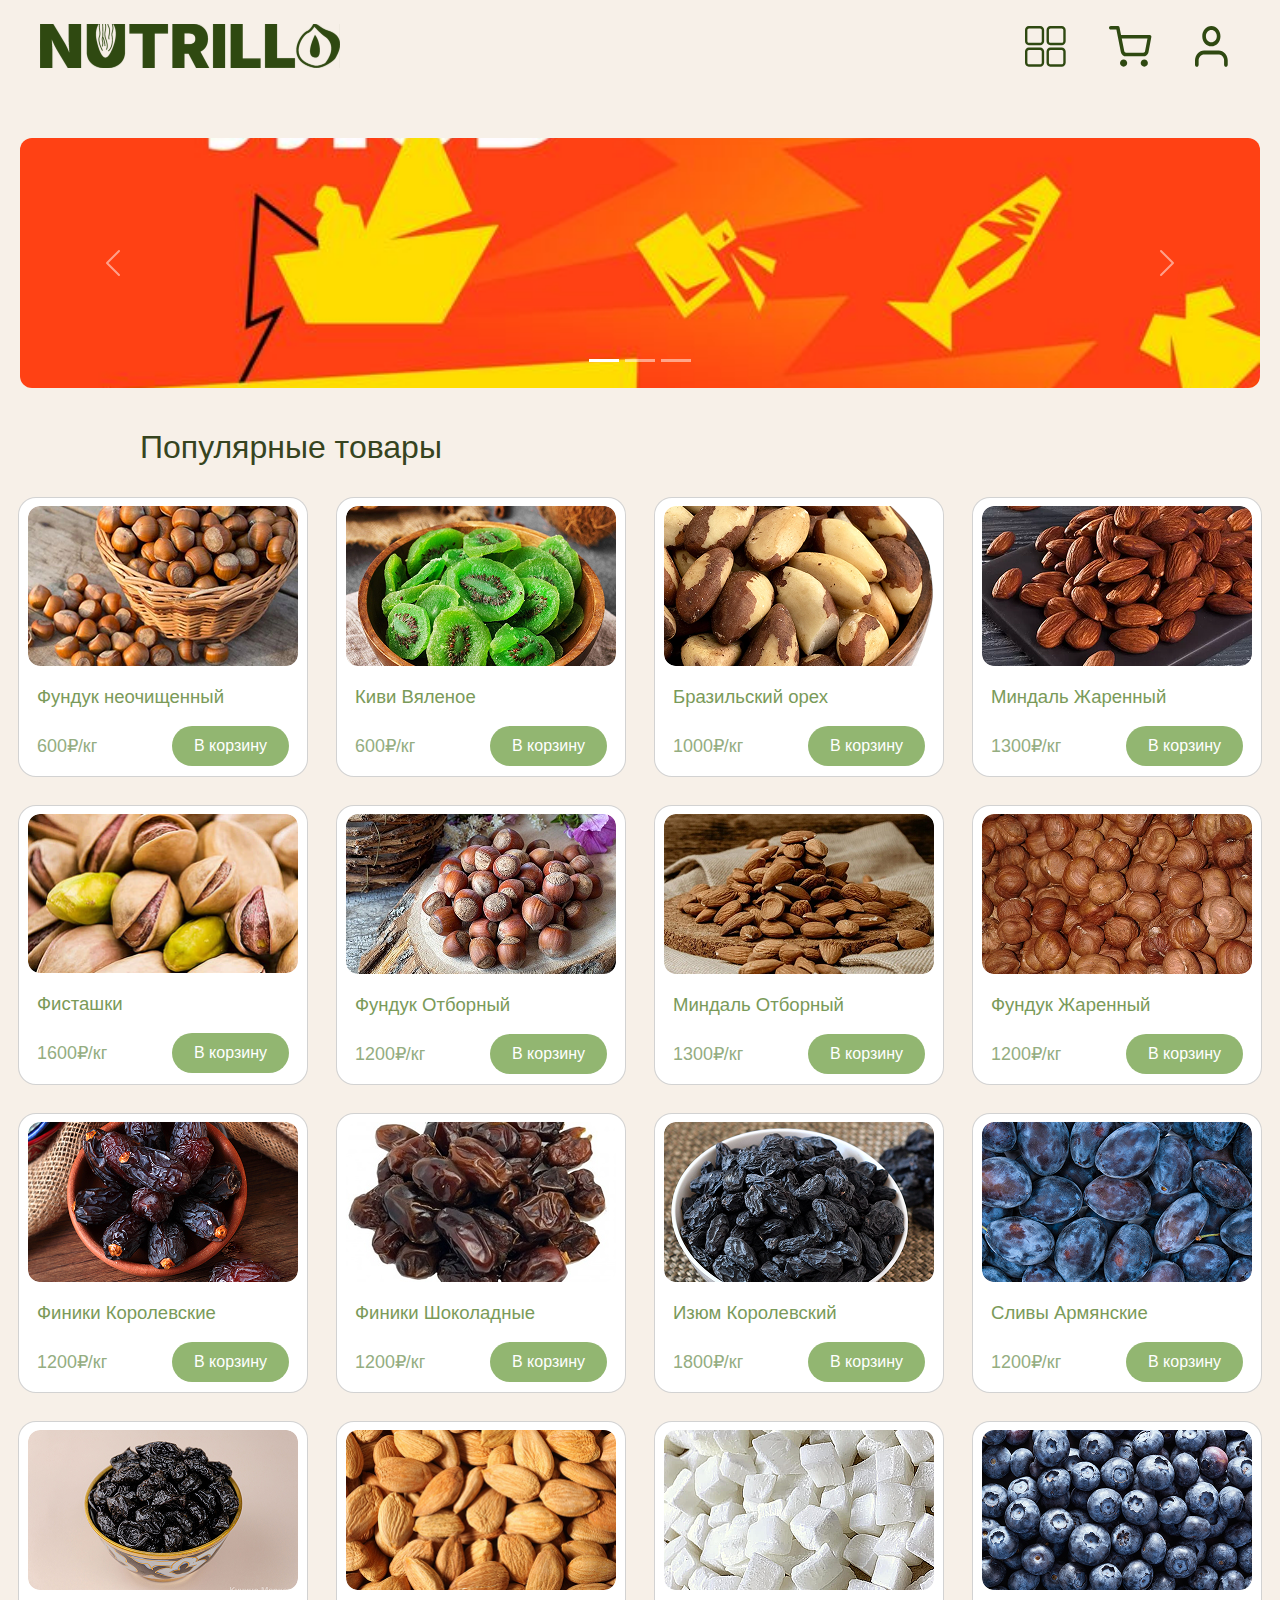
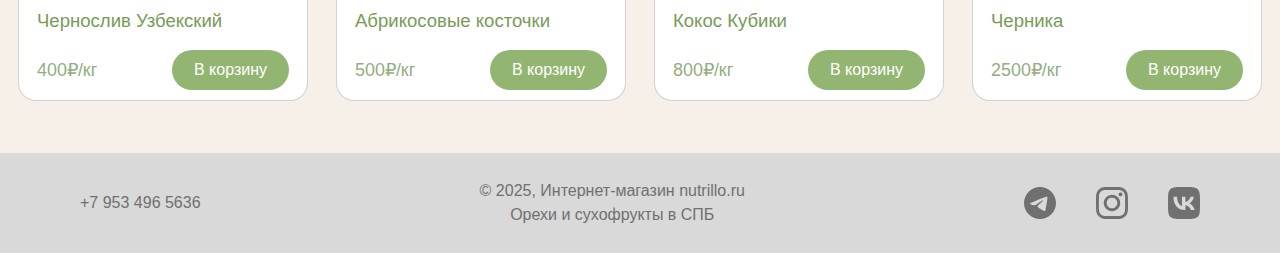
<file: index.html>
<!DOCTYPE html>
<html lang="ru">
<head>
    <title>NUTRILLO - Каталог</title>
    <meta charset="UTF-8">
    <link rel="stylesheet" href="https://cdn.jsdelivr.net/npm/bootstrap@5.3.8/dist/css/bootstrap.min.css">
    <link rel="stylesheet" href="css/index.css">
    <meta name="viewport" content="width=device-width, initial-scale=1">
</head>
<body>
<header>
    <div class="logo">
        <a href="index.html">
            <img src="images/logo_NUTRILLO.svg" alt="Nutrillo logo">
        </a>
    </div>
    <nav>
        <a href="catalogue.html" class="icon">
            <img src="images/catalogue_blanc_logo.svg" alt="catalogue logo">
        </a>
        <a href="cart.html" class="icon">
            <img src="images/cort_logo.svg" alt="cart logo">
        </a>
        <a href="account.html" class="icon">
            <img src="images/account_logo.svg" alt="account logo">
        </a>
    </nav>
</header>

<!-- Карусель Bootstrap -->
<div id="carouselExample" class="carousel slide" data-bs-ride="carousel">
    <div class="carousel-indicators">
        <button type="button" data-bs-target="#carouselExample" data-bs-slide-to="0" class="active"></button>
        <button type="button" data-bs-target="#carouselExample" data-bs-slide-to="1"></button>
        <button type="button" data-bs-target="#carouselExample" data-bs-slide-to="2"></button>
    </div>

    <div class="carousel-inner">
        <div class="carousel-item active">
            <img src="images/slide1.jpg" class="d-block w-100" alt="Слайд 1">
        </div>
        <div class="carousel-item">
            <img src="images/slide2.jpg" class="d-block w-100" alt="Слайд 2">
        </div>
        <div class="carousel-item">
            <img src="images/slide3.jpg" class="d-block w-100" alt="Слайд 3">
        </div>
    </div>

    <button class="carousel-control-prev" type="button" data-bs-target="#carouselExample" data-bs-slide="prev">
        <span class="carousel-control-prev-icon"></span>
        <span class="visually-hidden">Предыдущий</span>
    </button>
    <button class="carousel-control-next" type="button" data-bs-target="#carouselExample" data-bs-slide="next">
        <span class="carousel-control-next-icon"></span>
        <span class="visually-hidden">Следующий</span>
    </button>
</div>

<h1>Популярные товары</h1>

<main>
    <section class="products">
        <div class="card">
            <img src="images/funduk_neoch.png" alt="Фундук неочищенный">
            <h3>Фундук неочищенный</h3>
            <div class="price-container">
                <p class="price">600₽/кг</p>
                <button class="add-to-cart" data-name="Фундук неочищенный" data-price="600" data-img="images/funduk_neoch.png">В корзину</button>
            </div>
        </div>
        <div class="card">
            <img src="images/kivi_val.png" alt="Киви вяленое">
            <h3>Киви Вяленое</h3>
            <div class="price-container">
                <p class="price">600₽/кг</p>
                <button class="add-to-cart" data-name="Киви Вяленое" data-price="600" data-img="images/kivi_val.png">В корзину</button>
            </div>
        </div>
        <div class="card">
            <img src="images/brazil_orex.png" alt="Бразильский орех">
            <h3>Бразильский орех</h3>
            <div class="price-container">
                <p class="price">1000₽/кг</p>
                <button class="add-to-cart" data-name="Бразильский орех" data-price="1000" data-img="images/brazil_orex.png">В корзину</button>
            </div>
        </div>
        <div class="card">
            <img src="images/mindal_zhar.png" alt="Миндаль жаренный">
            <h3>Миндаль Жаренный</h3>
            <div class="price-container">
                <p class="price">1300₽/кг</p>
                <button class="add-to-cart" data-name="Миндаль Жаренный" data-price="1300" data-img="images/mindal_zhar.png">В корзину</button>
            </div>
        </div>
        <div class="card">
            <img src="images/fistashki.png" alt="Фисташки">
            <h3>Фисташки</h3>
            <div class="price-container">
                <p class="price">1600₽/кг</p>
                <button class="add-to-cart" data-name="Фисташки" data-price="1600" data-img="images/fistashki.png">В корзину</button>
            </div>
        </div>
        <div class="card">
            <img src="images/funduk_otborn.png" alt="Фундук Отборный">
            <h3>Фундук Отборный</h3>
            <div class="price-container">
                <p class="price">1200₽/кг</p>
                <button class="add-to-cart" data-name="Фундук Отборный" data-price="1200" data-img="images/funduk_otborn.png">В корзину</button>
            </div>
        </div>
        <div class="card">
            <img src="images/mindal_otborn.png" alt="Миндаль Отборный">
            <h3>Миндаль Отборный</h3>
            <div class="price-container">
                <p class="price">1300₽/кг</p>
                <button class="add-to-cart" data-name="Миндаль Отборный" data-price="1300" data-img="images/mindal_otborn.png">В корзину</button>
            </div>
        </div>
        <div class="card">
            <img src="images/funduk_zhar.png" alt="Фундук Жаренный">
            <h3>Фундук Жаренный</h3>
            <div class="price-container">
                <p class="price">1200₽/кг</p>
                <button class="add-to-cart" data-name="Фундук Жаренный" data-price="1200" data-img="images/funduk_zhar.png">В корзину</button>
            </div>
        </div>
        <div class="card">
            <img src="images/finiki_korol.png" alt="Финики Королевские">
            <h3>Финики Королевские</h3>
            <div class="price-container">
                <p class="price">1200₽/кг</p>
                <button class="add-to-cart" data-name="Финики Королевские" data-price="1200" data-img="images/finiki_korol.png">В корзину</button>
            </div>
        </div>
        <div class="card">
            <img src="images/finiki_chocolate.png" alt="Финики Шоколадные">
            <h3>Финики Шоколадные</h3>
            <div class="price-container">
                <p class="price">1200₽/кг</p>
                <button class="add-to-cart" data-name="Финики Шоколадные" data-price="1200" data-img="images/finiki_chocolate.png">В корзину</button>
            </div>
        </div>
        <div class="card">
            <img src="images/izym_korol.png" alt="Изюм Королевский">
            <h3>Изюм Королевский</h3>
            <div class="price-container">
                <p class="price">1800₽/кг</p>
                <button class="add-to-cart" data-name="Изюм Королевский" data-price="1800" data-img="images/izym_korol.png">В корзину</button>
            </div>
        </div>
        <div class="card">
            <img src="images/slivi_arm.png" alt="Сливы Армянские">
            <h3>Сливы Армянские</h3>
            <div class="price-container">
                <p class="price">1200₽/кг</p>
                <button class="add-to-cart" data-name="Сливы Армянские" data-price="1200" data-img="images/slivi_arm.png">В корзину</button>
            </div>
        </div>
        <div class="card">
            <img src="images/chernosliv_uzb.png" alt="Чернослив Узбекский">
            <h3>Чернослив Узбекский</h3>
            <div class="price-container">
                <p class="price">400₽/кг</p>
                <button class="add-to-cart" data-name="Чернослив Узбекский" data-price="400" data-img="images/chernosliv_uzb.png">В корзину</button>
            </div>
        </div>
        <div class="card">
            <img src="images/abrikos_kostochki.png" alt="Абрикосовые косточки">
            <h3>Абрикосовые косточки</h3>
            <div class="price-container">
                <p class="price">500₽/кг</p>
                <button class="add-to-cart" data-name="Абрикосовые косточки" data-price="500" data-img="images/abrikos_kostochki.png">В корзину</button>
            </div>
        </div>
        <div class="card">
            <img src="images/kokos_kubiki.png" alt="Кокос Кубики">
            <h3>Кокос Кубики</h3>
            <div class="price-container">
                <p class="price">800₽/кг</p>
                <button class="add-to-cart" data-name="Кокос Кубики" data-price="800" data-img="images/kokos_kubiki.png">В корзину</button>
            </div>
        </div>
        <div class="card">
            <img src="images/chernika.png" alt="Черника">
            <h3>Черника</h3>
            <div class="price-container">
                <p class="price">2500₽/кг</p>
                <button class="add-to-cart" data-name="Черника" data-price="2500" data-img="images/chernika.png">В корзину</button>
            </div>
        </div>
    </section>
</main>

<footer>
    <div class="footer-left">+7 953 496 5636</div>
    <div class="footer-center">
        <div>© 2025, Интернет-магазин nutrillo.ru</div>
        <div>Орехи и сухофрукты в СПБ</div>
    </div>
    <div class="footer-social">
        <a href="https://t.me" target="_blank">
            <img src="images/tg-logo.svg" alt="Tg-logo">
        </a>
        <a href="https://www.instagram.com/" target="_blank">
            <img src="images/instagram-logo.svg" alt="Insta-logo">
        </a>
        <a href="https://www.vk.com/" target="_blank">
            <img src="images/vk-logo.svg" alt="VK-logo">
        </a>
    </div>
</footer>

<script src="https://cdn.jsdelivr.net/npm/bootstrap@5.3.8/dist/js/bootstrap.bundle.min.js"></script>
<script src="cart.js"></script>
</body>
</html>
</file>
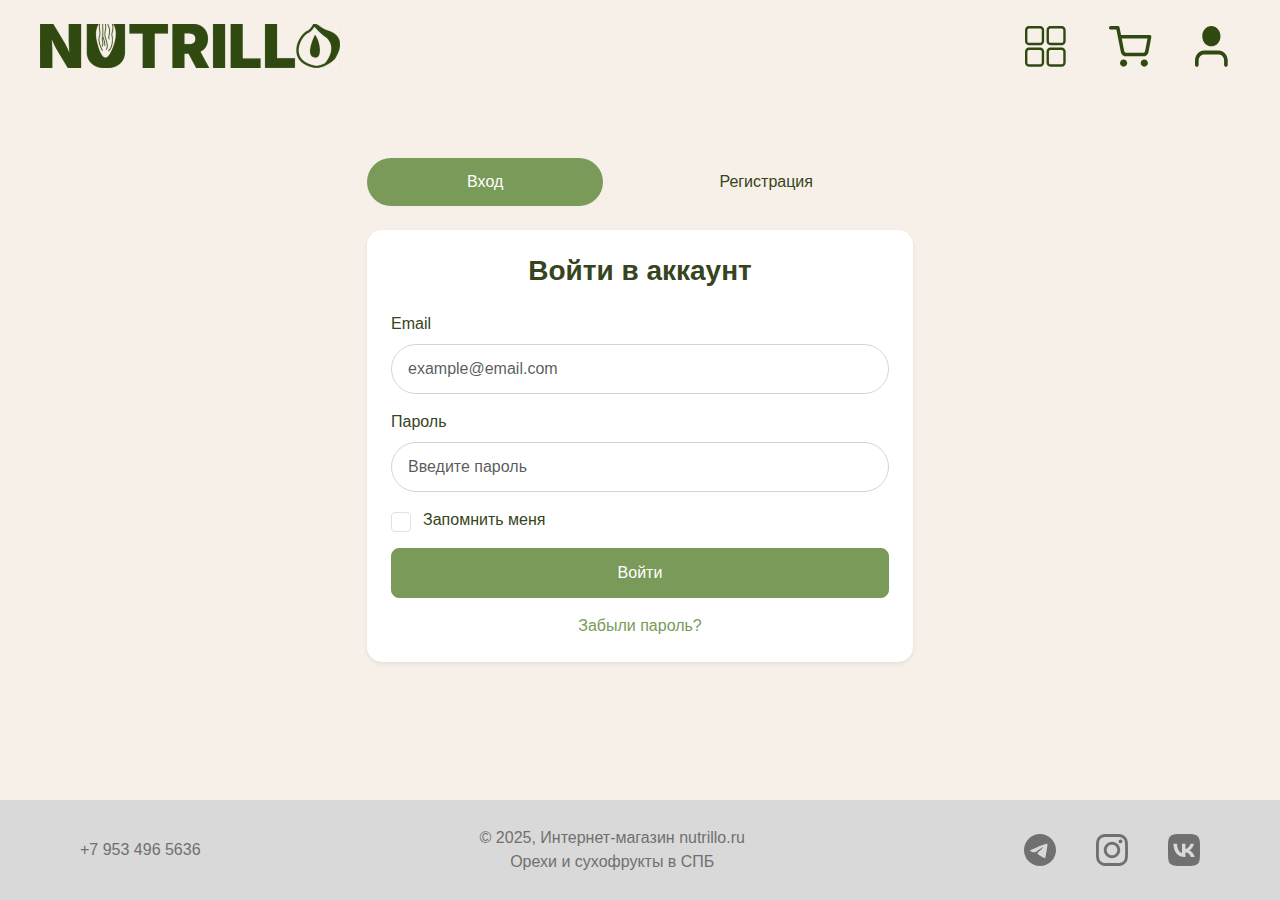
<file: account.html>
<!DOCTYPE html>
<html lang="ru">
<head>
    <title>NUTRILLO - Вход/Регистрация</title>
    <meta charset="UTF-8">
    <link rel="stylesheet" href="https://cdn.jsdelivr.net/npm/bootstrap@5.3.8/dist/css/bootstrap.min.css">
    <link rel="stylesheet" href="css/account.css">
    <meta name="viewport" content="width=device-width, initial-scale=1">
</head>
<body>
<header>
    <div class="logo">
        <a href="index.html">
            <img src="images/logo_NUTRILLO.svg" alt="Nutrillo logo">
        </a>
    </div>
    <nav>
        <a href="catalogue.html" class="icon">
            <img src="images/catalogue_blanc_logo.svg" alt="catalogue logo">
        </a>
        <a href="cart.html" class="icon">
            <img src="images/cort_logo.svg" alt="cart logo">
        </a>
        <a href="account.html" class="icon">
            <img src="images/account_f.svg" alt="account logo">
        </a>
    </nav>
</header>

<main>
    <div class="container py-5">
        <div class="row justify-content-center">
            <div class="col-md-8 col-lg-6">
                <!-- Переключатель вкладок -->
                <ul class="nav nav-pills nav-fill mb-4" id="authTabs" role="tablist">
                    <li class="nav-item" role="presentation">
                        <button class="nav-link active" id="login-tab" data-bs-toggle="pill"
                                data-bs-target="#login" type="button" role="tab">
                            Вход
                        </button>
                    </li>
                    <li class="nav-item" role="presentation">
                        <button class="nav-link" id="register-tab" data-bs-toggle="pill"
                                data-bs-target="#register" type="button" role="tab">
                            Регистрация
                        </button>
                    </li>
                </ul>

                <!-- Содержимое вкладок -->
                <div class="tab-content" id="authTabsContent">
                    <!-- Форма входа -->
                    <div class="tab-pane fade show active" id="login" role="tabpanel">
                        <div class="card shadow-sm">
                            <div class="card-body p-4">
                                <h3 class="card-title text-center mb-4">Войти в аккаунт</h3>
                                <form>
                                    <div class="mb-3">
                                        <label for="loginEmail" class="form-label">Email</label>
                                        <input type="email" class="form-control" id="loginEmail"
                                               placeholder="example@email.com" required>
                                    </div>
                                    <div class="mb-3">
                                        <label for="loginPassword" class="form-label">Пароль</label>
                                        <input type="password" class="form-control" id="loginPassword"
                                               placeholder="Введите пароль" required>
                                    </div>
                                    <div class="mb-3 form-check">
                                        <input type="checkbox" class="form-check-input" id="rememberMe">
                                        <label class="form-check-label" for="rememberMe">
                                            Запомнить меня
                                        </label>
                                    </div>
                                    <button type="submit" class="btn btn-primary w-100 mb-3">Войти</button>
                                    <div class="text-center">
                                        <a href="#" class="text-decoration-none">Забыли пароль?</a>
                                    </div>
                                </form>
                            </div>
                        </div>
                    </div>

                    <!-- Форма регистрации -->
                    <div class="tab-pane fade" id="register" role="tabpanel">
                        <div class="card shadow-sm">
                            <div class="card-body p-4">
                                <h3 class="card-title text-center mb-4">Создать аккаунт</h3>
                                <form>
                                    <div class="mb-3">
                                        <label for="registerName" class="form-label">Имя</label>
                                        <input type="text" class="form-control" id="registerName"
                                               placeholder="Ваше имя" required>
                                    </div>
                                    <div class="mb-3">
                                        <label for="registerEmail" class="form-label">Email</label>
                                        <input type="email" class="form-control" id="registerEmail"
                                               placeholder="example@email.com" required>
                                    </div>
                                    <div class="mb-3">
                                        <label for="registerPhone" class="form-label">Телефон</label>
                                        <input type="tel" class="form-control" id="registerPhone"
                                               placeholder="+7 (___) ___-__-__" required>
                                    </div>
                                    <div class="mb-3">
                                        <label for="registerPassword" class="form-label">Пароль</label>
                                        <input type="password" class="form-control" id="registerPassword"
                                               placeholder="Минимум 6 символов" required>
                                    </div>
                                    <div class="mb-3">
                                        <label for="registerPasswordConfirm" class="form-label">Подтвердите пароль</label>
                                        <input type="password" class="form-control" id="registerPasswordConfirm"
                                               placeholder="Повторите пароль" required>
                                    </div>
                                    <div class="mb-3 form-check">
                                        <input type="checkbox" class="form-check-input" id="agreeTerms" required>
                                        <label class="form-check-label" for="agreeTerms">
                                            Я согласен с <a href="#" class="text-decoration-none">условиями использования</a>
                                        </label>
                                    </div>
                                    <button type="submit" class="btn btn-success w-100">Зарегистрироваться</button>
                                </form>
                            </div>
                        </div>
                    </div>
                </div>
            </div>
        </div>
    </div>
</main>

<footer>
    <div class="footer-left">+7 953 496 5636</div>
    <div class="footer-center">
        <div>© 2025, Интернет-магазин nutrillo.ru</div>
        <div>Орехи и сухофрукты в СПБ</div>
    </div>
    <div class="footer-social">
        <a href="https://t.me" target="_blank">
            <img src="images/tg-logo.svg" alt="Tg-logo">
        </a>
        <a href="https://www.instagram.com/" target="_blank">
            <img src="images/instagram-logo.svg" alt="Insta-logo">
        </a>
        <a href="https://www.vk.com/" target="_blank">
            <img src="images/vk-logo.svg" alt="VK-logo">
        </a>
    </div>
</footer>

<script src="https://cdn.jsdelivr.net/npm/bootstrap@5.3.8/dist/js/bootstrap.bundle.min.js"></script>
<script src="cart.js"></script>
</body>
</html>
</file>
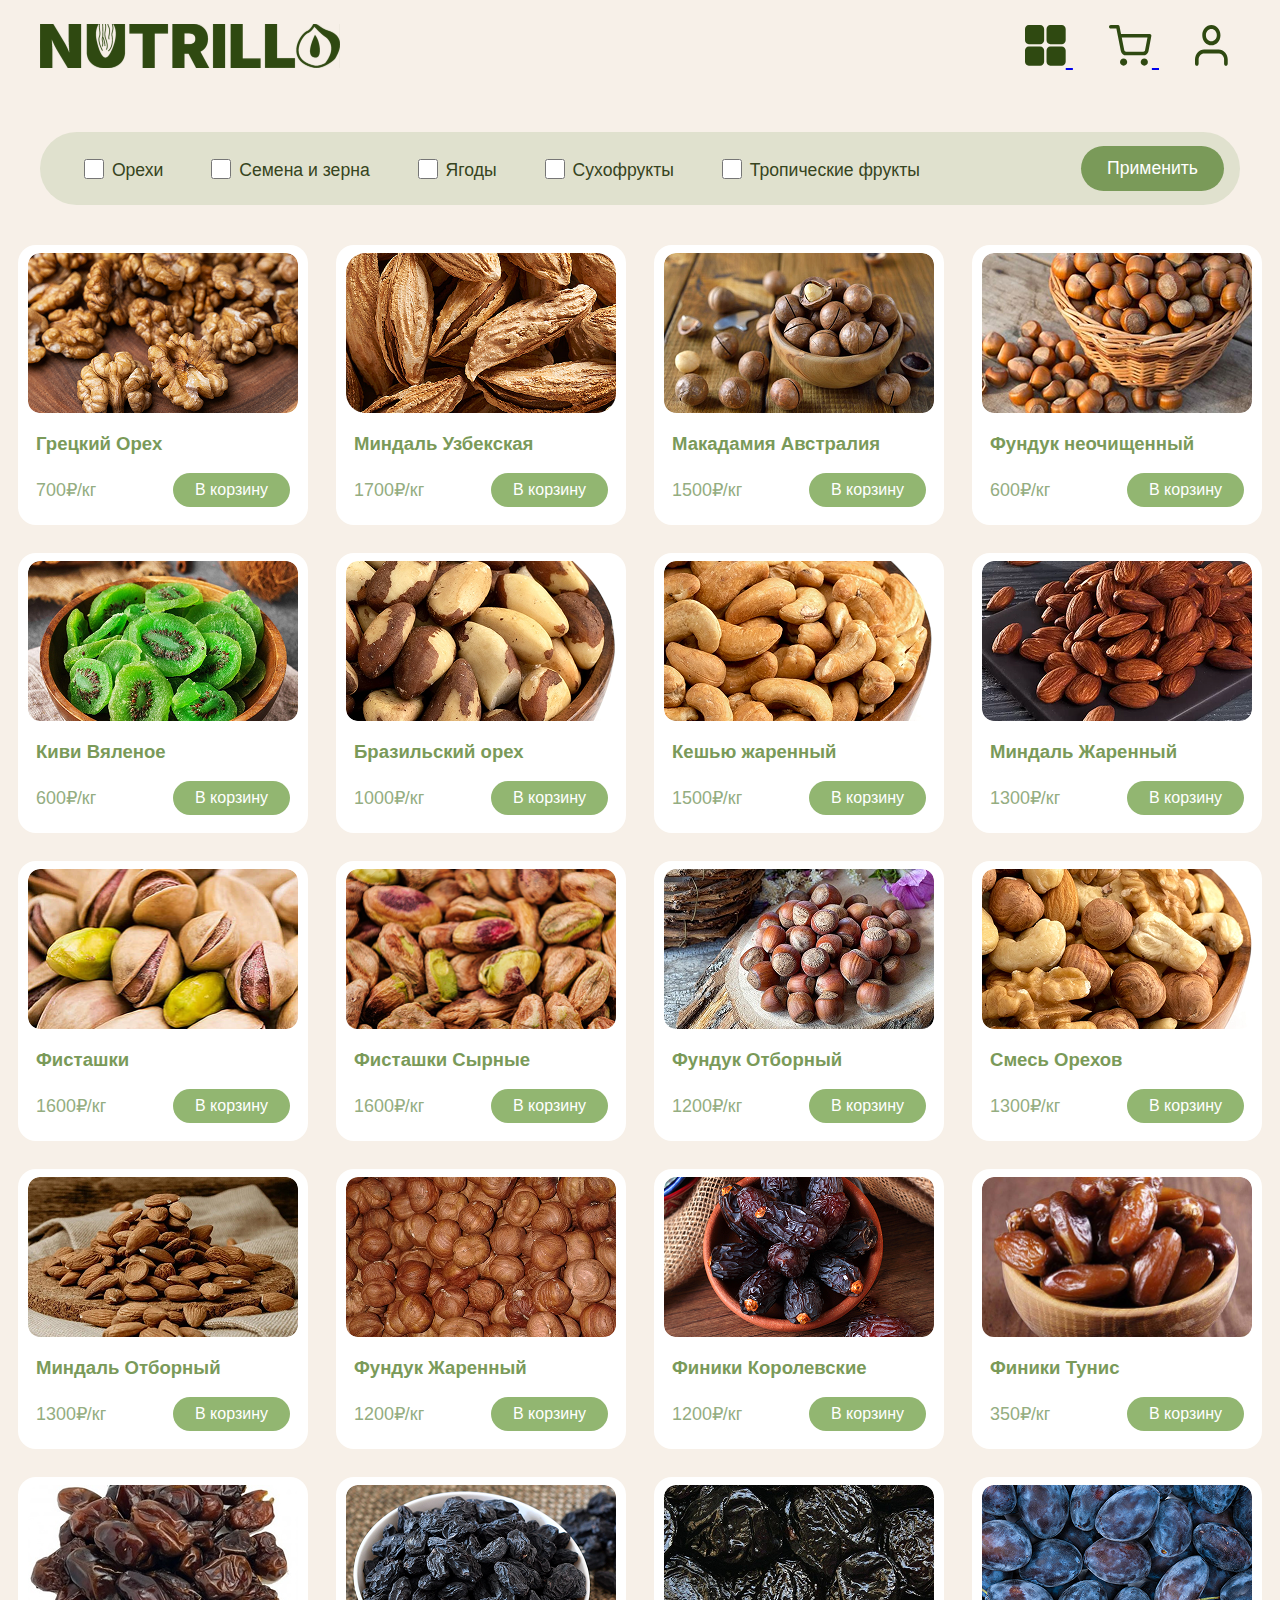
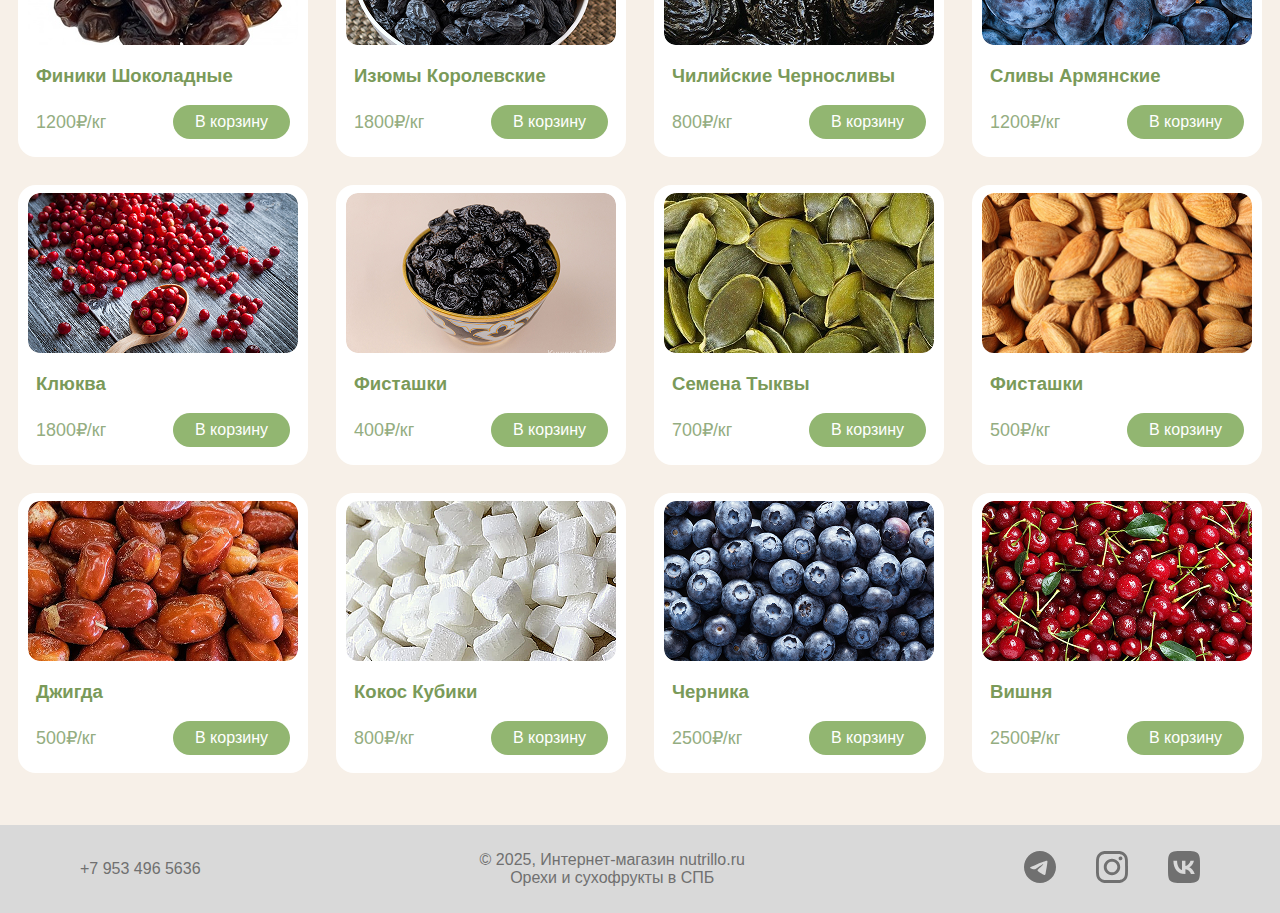
<file: catalogue.html>
<!DOCTYPE html>
<html lang="ru">
<head>
    <title>NUTRILLO</title>
    <meta charset="UTF-8">
    <link rel="stylesheet" href="style.css">
</head>
<body>
<header>
    <div class="logo">
        <a href="home.html">
            <img src="images/logo_NUTRILLO.svg" alt="Nutrillo logo">
        </a>
    </div>
    <nav>
        <a href="catalogue.html" class="icon">
            <img src="images/catalogue_logo.svg" alt="catalogue logo">
        </a>
        <a href="cart.html" class="icon">
            <img src="images/cort_logo.svg" alt="cart logo">
        </a>
        <a href="account.html" class="icon">
            <img src="images/account_logo.svg" alt="account logo">
        </a>
    </nav>
</header>

<main>
    <section class="filters">
        <form>
            <label><input type="checkbox"> Орехи </label>
            <label><input type="checkbox"> Семена и зерна</label>
            <label><input type="checkbox"> Ягоды </label>
            <label><input type="checkbox"> Сухофрукты </label>
            <label><input type="checkbox"> Тропические фрукты </label>
            <button type="submit">Применить</button>
        </form>
    </section>

    <section class="products">
        <div class="card">
            <img src="images/gretsky_orex.png" alt="Грецкий орех">
            <h3>Грецкий Орех</h3>
            <div class="price-container">
                <p class="price">700₽/кг</p>
                <button>В корзину</button>
            </div>
        </div>
        <div class="card">
            <img src="images/mindal_uzb.png" alt="Миндаль Узбекская">
            <h3>Миндаль Узбекская</h3>
            <div class="price-container">
                <p class="price">1700₽/кг</p>
                <button>В корзину</button>
            </div>
        </div>
        <div class="card">
            <img src="images/makadamia_avstralia.png" alt="Макадамия Австралия">
            <h3>Макадамия Австралия</h3>
            <div class="price-container">
                <p class="price">1500₽/кг</p>
                <button>В корзину</button>
            </div>
        </div>
        <div class="card">
            <img src="images/funduk_neoch.png" alt="Фундук неочищенный">
            <h3>Фундук неочищенный</h3>
            <div class="price-container">
                <p class="price">600₽/кг</p>
                <button>В корзину</button>
            </div>
        </div>
        <div class="card">
            <img src="images/kivi_val.png" alt="Киви вяленое">
            <h3>Киви Вяленое</h3>
            <div class="price-container">
                <p class="price">600₽/кг</p>
                <button>В корзину</button>
            </div>
        </div>
        <div class="card">
            <img src="images/brazil_orex.png" alt="Бразильский орех">
            <h3>Бразильский орех</h3>
            <div class="price-container">
                <p class="price">1000₽/кг</p>
                <button>В корзину</button>
            </div>
        </div>
        <div class="card">
            <img src="images/keshy_zhar.png" alt="Кешью жаренный">
            <h3>Кешью жаренный</h3>
            <div class="price-container">
                <p class="price">1500₽/кг</p>
                <button>В корзину</button>
            </div>
        </div>
        <div class="card">
            <img src="images/mindal_zhar.png" alt="Миндаль жаренный">
            <h3>Миндаль Жаренный</h3>
            <div class="price-container">
                <p class="price">1300₽/кг</p>
                <button>В корзину</button>
            </div>
        </div>
        <div class="card">
            <img src="images/fistashki.png" alt="Фисташки">
            <h3>Фисташки</h3>
            <div class="price-container">
                <p class="price">1600₽/кг</p>
                <button>В корзину</button>
            </div>
        </div>
        <div class="card">
            <img src="images/fistashki_syrny.png" alt="Фисташки Сырные">
            <h3>Фисташки Сырные</h3>
            <div class="price-container">
                <p class="price">1600₽/кг</p>
                <button>В корзину</button>
            </div>
        </div>

        <div class="card">
            <img src="images/funduk_otborn.png" alt="Фундук Отборный">
            <h3>Фундук Отборный</h3>
            <div class="price-container">
                <p class="price">1200₽/кг</p>
                <button>В корзину</button>
            </div>
        </div>
        <div class="card">
            <img src="images/smes_orex.png" alt="Смесь Орехов">
            <h3>Смесь Орехов</h3>
            <div class="price-container">
                <p class="price">1300₽/кг</p>
                <button>В корзину</button>
            </div>
        </div>

        <div class="card">
            <img src="images/mindal_otborn.png" alt="Миндаль Отборный">
            <h3>Миндаль Отборный</h3>
            <div class="price-container">
                <p class="price">1300₽/кг</p>
                <button>В корзину</button>
            </div>
        </div>

        <div class="card">
            <img src="images/funduk_zhar.png" alt="Фундук Жаренный">
            <h3>Фундук Жаренный</h3>
            <div class="price-container">
                <p class="price">1200₽/кг</p>
                <button>В корзину</button>
            </div>
        </div>

        <div class="card">
            <img src="images/finiki_korol.png" alt="Финики Королевские">
            <h3>Финики Королевские</h3>
            <div class="price-container">
                <p class="price">1200₽/кг</p>
                <button>В корзину</button>
            </div>
        </div>

        <div class="card">
            <img src="images/finiki_tunis.png" alt="Финики Тунис">
            <h3>Финики Тунис</h3>
            <div class="price-container">
                <p class="price">350₽/кг</p>
                <button>В корзину</button>
            </div>
        </div>

        <div class="card">
            <img src="images/finiki_chocolate.png" alt="Финики Шоколадные">
            <h3>Финики Шоколадные</h3>
            <div class="price-container">
                <p class="price">1200₽/кг</p>
                <button>В корзину</button>
            </div>
        </div>

        <div class="card">
            <img src="images/izym_korol.png" alt="Изюмы Королевские">
            <h3>Изюмы Королевские</h3>
            <div class="price-container">
                <p class="price">1800₽/кг</p>
                <button>В корзину</button>
            </div>
        </div>

        <div class="card">
            <img src="images/chernoslyv_chili.png" alt="Чилийские Черносливы">
            <h3>Чилийские Черносливы</h3>
            <div class="price-container">
                <p class="price">800₽/кг</p>
                <button>В корзину</button>
            </div>
        </div>

        <div class="card">
            <img src="images/slivi_arm.png" alt="Сливы Армянские">
            <h3>Сливы Армянские</h3>
            <div class="price-container">
                <p class="price">1200₽/кг</p>
                <button>В корзину</button>
            </div>
        </div>

        <div class="card">
            <img src="images/klykva.png" alt="Клюква">
            <h3>Клюква</h3>
            <div class="price-container">
                <p class="price">1800₽/кг</p>
                <button>В корзину</button>
            </div>
        </div>

        <div class="card">
            <img src="images/chernosliv_uzb.png" alt="Узбекские Черносливы">
            <h3>Фисташки</h3>
            <div class="price-container">
                <p class="price">400₽/кг</p>
                <button>В корзину</button>
            </div>
        </div>

        <div class="card">
            <img src="images/semena_tykvy.png" alt="Семена Тыквы">
            <h3>Семена Тыквы</h3>
            <div class="price-container">
                <p class="price">700₽/кг</p>
                <button>В корзину</button>
            </div>
        </div>

        <div class="card">
            <img src="images/abrikos_kostochki.png" alt="Абрикос Косточки">
            <h3>Фисташки</h3>
            <div class="price-container">
                <p class="price">500₽/кг</p>
                <button>В корзину</button>
            </div>
        </div>

        <div class="card">
            <img src="images/dzhigda.png" alt="Джигда">
            <h3>Джигда</h3>
            <div class="price-container">
                <p class="price">500₽/кг</p>
                <button>В корзину</button>
            </div>
        </div>

        <div class="card">
            <img src="images/kokos_kubiki.png" alt="Кокос Кубики">
            <h3>Кокос Кубики</h3>
            <div class="price-container">
                <p class="price">800₽/кг</p>
                <button>В корзину</button>
            </div>
        </div>

        <div class="card">
            <img src="images/chernika.png" alt="Черника">
            <h3>Черника</h3>
            <div class="price-container">
                <p class="price">2500₽/кг</p>
                <button>В корзину</button>
            </div>
        </div>

        <div class="card">
            <img src="images/vishnya.png" alt="Вишня">
            <h3>Вишня</h3>
            <div class="price-container">
                <p class="price">2500₽/кг</p>
                <button>В корзину</button>
            </div>
        </div>
    </section>
</main>

<footer>
    <div class="footer-left">+7 953 496 5636</div>
    <div class="footer-center">
        <div>© 2025, Интернет-магазин nutrillo.ru</div>
        <div>Орехи и сухофрукты в СПБ</div>
    </div>
    <div class="footer-social">
        <a href="https://t.me" target="_blank">
            <img src="images/tg-logo.svg" alt="Tg-logo">
        </a>
        <a href="https://www.instagram.com/" target="_blank">
            <img src="images/instagram-logo.svg" alt="Insta-logo">
        </a>
        <a href="https://www.vk.com/" target="_blank">
            <img src="images/vk-logo.svg" alt="VK-logo">
        </a>
    </div>
</footer>
</body>
</html>
</file>
<file: css/index.css>
body {
    margin: 0;
    font-family: 'Inter', Arial, sans-serif;
    background: #F7F0E8;
    color: #364420;
}
header {
    display: flex;
    justify-content: space-between;
    align-items: center;
    padding: 24px 40px 60px 40px;
    background: #F7F0E8;
}

a {
    text-decoration: none;
}
.logo img {
    width: 300px;
    height: auto;
    cursor: pointer;
}

nav .icon {
    background: #F7F0E8;
    border: none;
    border-radius: 8px;
    font-size: 1.6rem;
    margin-left: 12px;
    padding: 8px 12px;
    cursor: pointer;
}
nav .icon:hover {
    opacity: 0.7;
}
h1 {
    grid-column: 1 / -1;
    text-align: left;
    color: #364420;
    font-size: 2rem;
    margin: 30px 10px 30px 140px;
}
.main{
    flex: 1;
}

.carousel {
    width: 1240px;
    height: auto;
    margin: 10px auto 40px;
}

.carousel-inner {
    border-radius: 12px;
    overflow: hidden;
}

.carousel-item img {
    height: 250px;
    width: 100%;
    object-fit: cover;
}

.products {
    display: grid;
    grid-template-columns: repeat(4, 290px);
    justify-content: center;
    gap: 28px;
    margin: 0 auto 52px auto;
    max-width: 1300px;
}
.card {
    background: #fff;
    border-radius: 18px;
    width: 290px;
    height: 280px;
    display: flex;
    flex-direction: column;
    padding: 8px 18px 24px 18px;
    cursor: pointer;
    box-sizing: border-box;
    text-align: left;
    transition: box-shadow 0.2s;
}
.card:hover {
    box-shadow: 0 6px 25px #9da891;
}
.card img {
    width: 270px;
    height: 160px;
    object-fit: cover;
    border-radius: 12px;
    margin-bottom: 14px;
    align-self: center;
}
.card h3 {
    margin: 6px 0 18px 0;
    font-size: 1.16rem;
    color: #7A9A59;
}
.card .price-container {
    display: flex;
    justify-content: space-between;
    align-items: center;
    margin-top: auto;
}
.card .price {
    color: #94AD81;
    font-size: 1.12rem;
    margin: 0;
}
.card button {
    background: #92b671;
    border: none;
    color: #fff;
    border-radius: 20px;
    padding: 8px 22px;
    font-size: 1rem;
    cursor: pointer;
    transition: background 0.2s;
}
.card button:hover {
    background: #2F4911;
}
footer {
    background: #D9D9D9;
    color: #707070;
    padding: 26px 80px;
    margin-top: 44px;
    display: flex;
    justify-content: space-between;
    align-items: center;
}
.footer-center {
    text-align: center;
}
.footer-social {
    display: flex;
    gap: 40px;
}
.footer-social img {
    width: 32px;
    height: 32px;
}
</file>
<file: css/account.css>
body {
    margin: 0;
    font-family: 'Inter', Arial, sans-serif;
    background: #F7F0E8;
    color: #364420;
    min-height: 100vh;
    display: flex;
    flex-direction: column;
}

header {
    display: flex;
    justify-content: space-between;
    align-items: center;
    padding: 24px 40px 60px 40px;
    background: #F7F0E8;
}

nav .icon:hover {
    opacity: 0.7;
}

a {
    text-decoration: none;
}

.logo img {
    width: 300px;
    height: auto;
    cursor: pointer;
}

nav .icon {
    background: #F7F0E8;
    border: none;
    border-radius: 8px;
    font-size: 1.6rem;
    margin-left: 12px;
    padding: 8px 12px;
    cursor: pointer;
}

main {
    flex: 1;
}

/* Стили для вкладок */
.nav-pills .nav-link {
    color: #364420;
    border-radius: 40px;
    font-weight: 500;
    padding: 12px 24px;
    transition: all 0.3s;
}

.nav-pills .nav-link.active {
    background-color: #7A9A59;
    color: white;
}

.nav-pills .nav-link:hover:not(.active) {
    background-color: #E0E1CE;
}

/* Стили для карточки формы */
.card.shadow-sm {
    border: none;
    border-radius: 15px;
    background: white;
}

.card-body {
    padding: 2rem;
}

.card-title {
    color: #364420;
    font-weight: 600;
}

/* Стили для кнопок */
.btn-primary {
    background-color: #7A9A59;
    border-color: #7A9A59;
    padding: 12px;
    font-weight: 500;
    border-radius: 8px;
    transition: all 0.3s;
}

.btn-primary:hover {
    background-color: #6b8a4f;
    border-color: #6b8a4f;
    transform: translateY(-2px);
    box-shadow: 0 4px 12px rgba(122, 154, 89, 0.3);
}

.btn-success {
    background-color: #7A9A59;
    border-color: #7A9A59;
    padding: 12px;
    font-weight: 500;
    border-radius: 8px;
    transition: all 0.3s;
}

.btn-success:hover {
    background-color: #6b8a4f;
    border-color: #6b8a4f;
    transform: translateY(-2px);
    box-shadow: 0 4px 12px rgba(122, 154, 89, 0.3);
}

/* Стили для полей ввода */
.form-control {
    border-radius: 40px;
    padding: 12px 16px;
    border: 1px solid #d1d5db;
    transition: all 0.3s;
}

.form-control:focus {
    border-color: #7A9A59;
    box-shadow: 0 0 0 0.2rem rgba(122, 154, 89, 0.25);
    outline: none;
}

.form-label {
    color: #364420;
    font-weight: 500;
    margin-bottom: 8px;
}


.form-check-input {
    width: 20px;
    height: 20px;
    border-radius: 4px;
    cursor: pointer;
}

.form-check-input:checked {
    background-color: #7A9A59;
    border-color: #7A9A59;
}

.form-check-input:focus {
    border-color: #7A9A59;
    box-shadow: 0 0 0 0.2rem rgba(122, 154, 89, 0.25);
}

.form-check-label {
    color: #364420;
    margin-left: 8px;
    cursor: pointer;
}

/* Стили для ссылок */
a.text-decoration-none {
    color: #7A9A59;
    transition: color 0.3s;
}

a.text-decoration-none:hover {
    color: #2F4911;
    text-decoration: underline !important;
}

/* Стили для контейнера формы */
.container.py-5 {
    padding-top: 30px !important;
    padding-bottom: 3rem;

}

/* Отступы для вкладок */
#authTabs {
    margin-bottom: 2rem;
    gap: 16px;
}

/* Анимация появления форм */
.tab-pane {
    animation: fadeIn 0.3s ease-in;
}


footer {
    background: #D9D9D9;
    color: #707070;
    padding: 26px 80px;
    margin-top: 44px;
    display: flex;
    justify-content: space-between;
    align-items: center;
}

.footer-center {
    text-align: center;
}

.footer-social {
    display: flex;
    gap: 40px;
}

.footer-social img {
    width: 32px;
    height: 32px;
}
</file>
<file: style.css>
body {
    margin: 0;
    font-family: 'Inter', Arial, sans-serif;
    background: #F7F0E8;
    color: #364420;
}
header {
    display: flex;
    justify-content: space-between;
    align-items: center;
    padding: 24px 40px 60px 40px;
    background: #F7F0E8;
}


.logo img {
    width: 300px;
    height: auto;
    cursor: pointer;
}

nav .icon {
    background: #F7F0E8;
    border: none;
    border-radius: 8px;
    font-size: 1.6rem;
    margin-left: 12px;
    padding: 8px 12px;
    cursor: pointer;
}
.filters {
    background: #E0E1CE;
    border-radius: 40px;
    padding: 14px 16px 14px 40px;
    margin: 0 auto 40px auto;
    max-width: 1200px;
    display: flex;
    align-items: center;
    justify-content: flex-start;
    font-size: 1.1rem;
    box-sizing: border-box;
}
.filters form {
    width: 100%;
    display: flex;
    align-items: center;
    gap: 32px;
    flex-wrap: wrap;
}
.filters label {
    font-weight: 430;
    margin-right: 12px;
}

.filters button {
    background: #7A9A59;
    color: #ffffff;
    border: none;
    padding: 12px 26px;
    border-radius: 30px;
    font-size: 1.1rem;
    cursor: pointer;
    transition: background 0.2s;
    margin-left: auto;
}

.filters button:hover {
    background: #2F4911;
}
input[type="checkbox"] {
    width: 20px;
    height: 20px;
    accent-color: #7A9A59;
    vertical-align: -3px;
    cursor: pointer;
}

.products {
    display: grid;
    grid-template-columns: repeat(4, 290px); /* 4 карточки в ряд */
    justify-content: center; /* центрируем сетку */
    gap: 28px; /* отступ между карточками */
    margin: 0 auto 52px auto;
    max-width: 1300px;
}
.card {
    background: #fff;
    border-radius: 18px;
    width: 290px;
    height: 280px;
    display: flex;
    flex-direction: column;
    padding: 8px 18px 24px 18px;
    cursor: pointer;
    box-sizing: border-box;
    text-align: left;
    transition: box-shadow 0.2s;
}
.card:hover {
    box-shadow: 0 6px 25px #9da891;
}
.card img {
    width: 270px;
    height: 160px;
    object-fit: cover;
    border-radius: 12px;
    margin-bottom: 14px;
    align-self: center;
}
.card h3 {
    margin: 6px 0 18px 0;
    font-size: 1.16rem;
    color: #7A9A59;
}
.card .price-container {
    display: flex;
    justify-content: space-between;
    align-items: center;
    margin-top: auto;
}
.card .price {
    color: #94AD81;
    font-size: 1.12rem;
    margin: 0;
}
.card button {
    background: #92b671;
    border: none;
    color: #fff;
    border-radius: 20px;
    padding: 8px 22px;
    font-size: 1rem;
    cursor: pointer;
    transition: background 0.2s;
}
.card button:hover {
    background: #2F4911;
}
footer {
    background: #D9D9D9;
    color: #707070;
    padding: 26px 80px;
    margin-top: 44px;
    display: flex;
    justify-content: space-between;
    align-items: center;
}
.footer-center {
    text-align: center;
}
.footer-social {
    display: flex;
    gap: 40px;
}
.footer-social img {
    width: 32px;
    height: 32px;
}

/* Адаптация для планшетов */
@media (max-width: 900px) {
    .products {
        gap: 18px;
        max-width: 100%;
    }
    .card {
        width: 44vw;
        min-width: 170px;
        max-width: 320px;
    }
    header,
    footer {
        padding-left: 16px;
        padding-right: 16px;
    }
    .filters {
        max-width: 100%;
        padding-left: 8px;
        padding-right: 8px;
    }
}

/* Адаптация для смартфонов */
@media (max-width: 600px) {
    .products {
        gap: 10px;
    }
    .card {
        width: 90vw;
        min-width: 120px;
        max-width: 320px;
        padding: 10px 5px 18px 5px;
    }
    header {
        flex-direction: column;
        align-items: flex-start;
        padding: 12px 8px 8px 8px;
    }
    .logo span {
        font-size: 1.6rem;
    }
    nav {
        display: flex;
        gap: 6px;
        margin-top: 4px;
    }
    .filters form {
        gap: 12px;
        font-size: 1rem;
    }
    .filters button {
        margin-left: 10px;
        padding: 7px 16px;
        font-size: 1rem;
    }
    footer {
        font-size: 0.92rem;
        padding: 14px 8px 8px 8px;
    }
}
</file>
